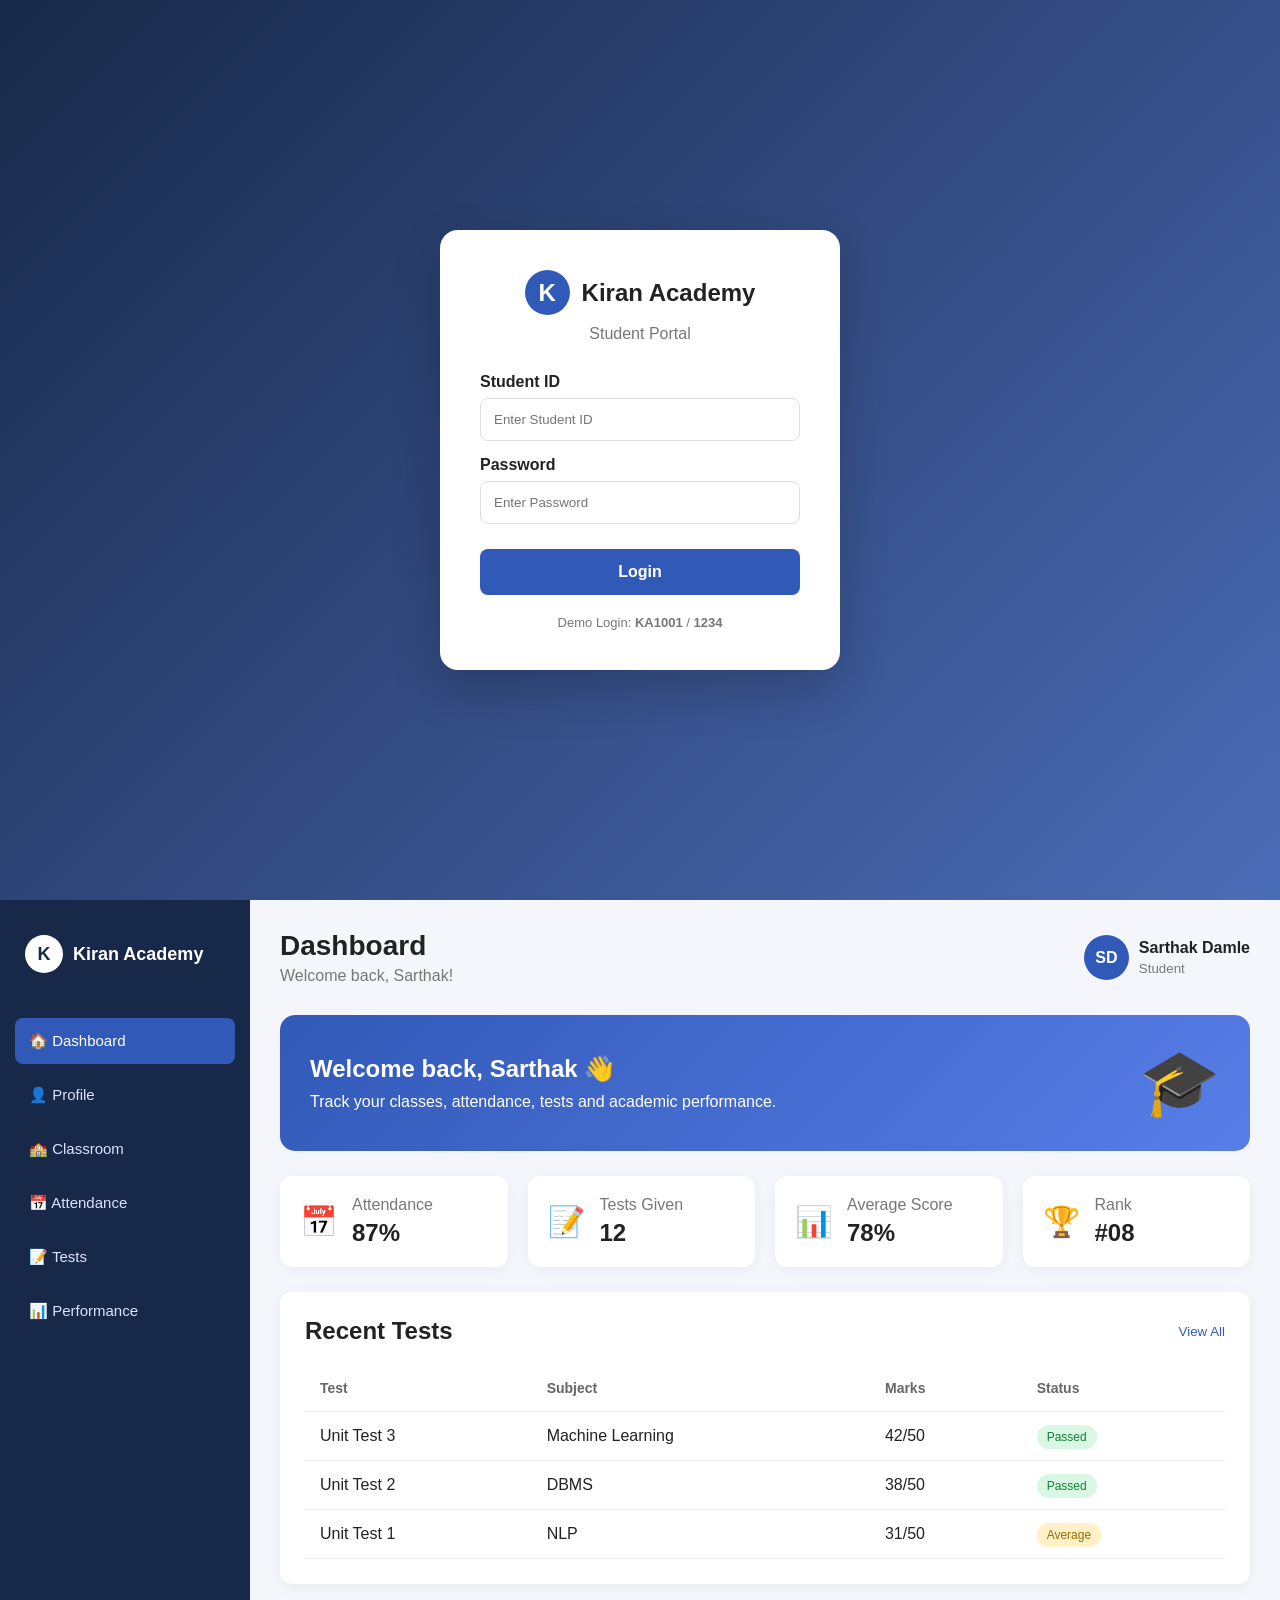
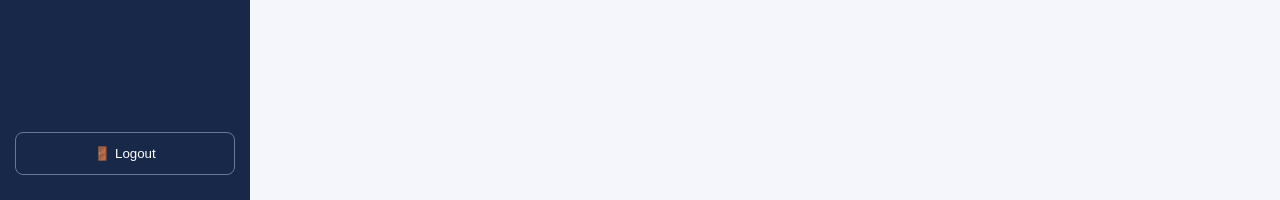
<file: index.html>
<!DOCTYPE html>
<html lang="en">
<head>
    <meta charset="UTF-8">
    <meta name="viewport" content="width=device-width, initial-scale=1.0">

    <title>Kiran Academy Student Portal</title>

    <link rel="stylesheet" href="style.css">
</head>

<body>

    <!-- ================= LOGIN PAGE ================= -->

    <div id="loginPage" class="login-page">

        <div class="login-box">

            <div class="logo">
                <div class="logo-circle">K</div>
                <h1>Kiran Academy</h1>
            </div>

            <p class="login-subtitle">Student Portal</p>

            <form id="loginForm">

                <label>Student ID</label>
                <input
                    type="text"
                    id="studentId"
                    placeholder="Enter Student ID"
                    required
                >

                <label>Password</label>
                <input
                    type="password"
                    id="password"
                    placeholder="Enter Password"
                    required
                >

                <button type="submit">Login</button>

                <p id="loginError" class="error"></p>

            </form>

            <p class="demo">
                Demo Login: <b>KA1001</b> / <b>1234</b>
            </p>

        </div>

    </div>


    <!-- ================= DASHBOARD ================= -->

    <div id="dashboard" class="dashboard hidden">

        <!-- SIDEBAR -->

        <aside class="sidebar">

            <div class="academy-logo">
                <div class="small-logo">K</div>
                <span>Kiran Academy</span>
            </div>

            <nav>

                <button class="nav-btn active" onclick="showSection('home')">
                    🏠 Dashboard
                </button>

                <button class="nav-btn" onclick="showSection('profile')">
                    👤 Profile
                </button>

                <button class="nav-btn" onclick="showSection('classroom')">
                    🏫 Classroom
                </button>

                <button class="nav-btn" onclick="showSection('attendance')">
                    📅 Attendance
                </button>

                <button class="nav-btn" onclick="showSection('tests')">
                    📝 Tests
                </button>

                <button class="nav-btn" onclick="showSection('performance')">
                    📊 Performance
                </button>

            </nav>

            <button class="logout-btn" onclick="logout()">
                🚪 Logout
            </button>

        </aside>


        <!-- MAIN CONTENT -->

        <main class="main-content">

            <!-- HEADER -->

            <header>

                <div>
                    <h2 id="pageTitle">Dashboard</h2>
                    <p>Welcome back, Sarthak!</p>
                </div>

                <div class="student-mini">

                    <div class="avatar">SD</div>

                    <div>
                        <strong>Sarthak Damle</strong>
                        <small>Student</small>
                    </div>

                </div>

            </header>


            <!-- ================= HOME ================= -->

            <section id="home" class="section active-section">

                <div class="welcome-card">

                    <div>
                        <h1>Welcome back, Sarthak 👋</h1>

                        <p>
                            Track your classes, attendance,
                            tests and academic performance.
                        </p>
                    </div>

                    <div class="welcome-icon">
                        🎓
                    </div>

                </div>


                <!-- STATISTICS -->

                <div class="stats">

                    <div class="stat-card">
                        <div class="stat-icon">📅</div>
                        <div>
                            <p>Attendance</p>
                            <h2>87%</h2>
                        </div>
                    </div>

                    <div class="stat-card">
                        <div class="stat-icon">📝</div>
                        <div>
                            <p>Tests Given</p>
                            <h2>12</h2>
                        </div>
                    </div>

                    <div class="stat-card">
                        <div class="stat-icon">📊</div>
                        <div>
                            <p>Average Score</p>
                            <h2>78%</h2>
                        </div>
                    </div>

                    <div class="stat-card">
                        <div class="stat-icon">🏆</div>
                        <div>
                            <p>Rank</p>
                            <h2>#08</h2>
                        </div>
                    </div>

                </div>


                <!-- RECENT TESTS -->

                <div class="content-card">

                    <div class="card-header">
                        <h2>Recent Tests</h2>
                        <button onclick="showSection('tests')">
                            View All
                        </button>
                    </div>

                    <table>

                        <thead>
                            <tr>
                                <th>Test</th>
                                <th>Subject</th>
                                <th>Marks</th>
                                <th>Status</th>
                            </tr>
                        </thead>

                        <tbody>

                            <tr>
                                <td>Unit Test 3</td>
                                <td>Machine Learning</td>
                                <td>42/50</td>
                                <td>
                                    <span class="badge success">
                                        Passed
                                    </span>
                                </td>
                            </tr>

                            <tr>
                                <td>Unit Test 2</td>
                                <td>DBMS</td>
                                <td>38/50</td>
                                <td>
                                    <span class="badge success">
                                        Passed
                                    </span>
                                </td>
                            </tr>

                            <tr>
                                <td>Unit Test 1</td>
                                <td>NLP</td>
                                <td>31/50</td>
                                <td>
                                    <span class="badge warning">
                                        Average
                                    </span>
                                </td>
                            </tr>

                        </tbody>

                    </table>

                </div>

            </section>


            <!-- ================= PROFILE ================= -->

            <section id="profile" class="section">

                <div class="content-card">

                    <h2>Student Profile</h2>

                    <div class="profile">

                        <div class="large-avatar">
                            SD
                        </div>

                        <div class="profile-info">

                            <h2>Sarthak Damle</h2>

                            <p>
                                <b>Student ID:</b> KA1001
                            </p>

                            <p>
                                <b>Course:</b> Artificial Intelligence & Machine Learning
                            </p>

                            <p>
                                <b>Year:</b> Third Year
                            </p>

                            <p>
                                <b>Email:</b> sarthak@example.com
                            </p>

                            <p>
                                <b>Batch:</b> AIML-2026
                            </p>

                        </div>

                    </div>

                </div>

            </section>


            <!-- ================= CLASSROOM ================= -->

            <section id="classroom" class="section">

                <h2 class="section-heading">
                    My Classroom
                </h2>

                <div class="course-grid">

                    <div class="course-card">

                        <div class="course-icon">🤖</div>

                        <h3>Machine Learning</h3>

                        <p>
                            Algorithms, supervised learning,
                            unsupervised learning and model evaluation.
                        </p>

                        <span>Teacher: Prof. Sharma</span>

                        <button>Open Classroom</button>

                    </div>


                    <div class="course-card">

                        <div class="course-icon">🗄️</div>

                        <h3>DBMS</h3>

                        <p>
                            SQL, normalization, transactions,
                            concurrency and database design.
                        </p>

                        <span>Teacher: Prof. Patil</span>

                        <button>Open Classroom</button>

                    </div>


                    <div class="course-card">

                        <div class="course-icon">🧠</div>

                        <h3>Natural Language Processing</h3>

                        <p>
                            NLP, N-grams, language models,
                            POS tagging and PCFG.
                        </p>

                        <span>Teacher: Prof. Deshmukh</span>

                        <button>Open Classroom</button>

                    </div>


                    <div class="course-card">

                        <div class="course-icon">🌐</div>

                        <h3>Web Technology</h3>

                        <p>
                            HTML, CSS, JavaScript and
                            modern web development.
                        </p>

                        <span>Teacher: Prof. Joshi</span>

                        <button>Open Classroom</button>

                    </div>

                </div>

            </section>


            <!-- ================= ATTENDANCE ================= -->

            <section id="attendance" class="section">

                <h2 class="section-heading">
                    Attendance
                </h2>

                <div class="attendance-main">

                    <div class="attendance-circle">

                        <div>
                            <strong>87%</strong>
                            <span>Overall</span>
                        </div>

                    </div>

                    <div class="attendance-details">

                        <h2>Attendance Summary</h2>

                        <p>
                            Total Classes:
                            <b>120</b>
                        </p>

                        <p>
                            Classes Attended:
                            <b>104</b>
                        </p>

                        <p>
                            Classes Missed:
                            <b>16</b>
                        </p>

                    </div>

                </div>


                <div class="content-card">

                    <h2>Subject-wise Attendance</h2>

                    <div class="attendance-row">

                        <span>Machine Learning</span>

                        <div class="progress">
                            <div style="width:92%"></div>
                        </div>

                        <b>92%</b>

                    </div>


                    <div class="attendance-row">

                        <span>DBMS</span>

                        <div class="progress">
                            <div style="width:85%"></div>
                        </div>

                        <b>85%</b>

                    </div>


                    <div class="attendance-row">

                        <span>NLP</span>

                        <div class="progress">
                            <div style="width:82%"></div>
                        </div>

                        <b>82%</b>

                    </div>


                    <div class="attendance-row">

                        <span>Web Technology</span>

                        <div class="progress">
                            <div style="width:90%"></div>
                        </div>

                        <b>90%</b>

                    </div>

                </div>

            </section>


            <!-- ================= TESTS ================= -->

            <section id="tests" class="section">

                <h2 class="section-heading">
                    Tests & Exams
                </h2>

                <div class="content-card">

                    <table>

                        <thead>

                            <tr>
                                <th>Test Name</th>
                                <th>Subject</th>
                                <th>Date</th>
                                <th>Marks</th>
                                <th>Result</th>
                            </tr>

                        </thead>

                        <tbody>

                            <tr>
                                <td>Unit Test 3</td>
                                <td>Machine Learning</td>
                                <td>25 Sep 2026</td>
                                <td>42/50</td>
                                <td>
                                    <span class="badge success">
                                        84%
                                    </span>
                                </td>
                            </tr>

                            <tr>
                                <td>Unit Test 2</td>
                                <td>DBMS</td>
                                <td>18 Sep 2026</td>
                                <td>38/50</td>
                                <td>
                                    <span class="badge success">
                                        76%
                                    </span>
                                </td>
                            </tr>

                            <tr>
                                <td>Unit Test 1</td>
                                <td>NLP</td>
                                <td>10 Sep 2026</td>
                                <td>31/50</td>
                                <td>
                                    <span class="badge warning">
                                        62%
                                    </span>
                                </td>
                            </tr>

                            <tr>
                                <td>Practice Test</td>
                                <td>Web Technology</td>
                                <td>05 Sep 2026</td>
                                <td>45/50</td>
                                <td>
                                    <span class="badge success">
                                        90%
                                    </span>
                                </td>
                            </tr>

                        </tbody>

                    </table>

                </div>

            </section>


            <!-- ================= PERFORMANCE ================= -->

            <section id="performance" class="section">

                <h2 class="section-heading">
                    Performance
                </h2>


                <div class="performance-grid">

                    <div class="performance-card">

                        <h3>Overall Score</h3>

                        <h1>78%</h1>

                        <p>Good Performance</p>

                    </div>


                    <div class="performance-card">

                        <h3>Highest Score</h3>

                        <h1>90%</h1>

                        <p>Web Technology</p>

                    </div>


                    <div class="performance-card">

                        <h3>Tests Completed</h3>

                        <h1>12</h1>

                        <p>Out of 14</p>

                    </div>

                </div>


                <div class="content-card">

                    <h2>Subject Performance</h2>

                    <div class="performance-row">

                        <span>Machine Learning</span>

                        <div class="progress">
                            <div style="width:84%"></div>
                        </div>

                        <b>84%</b>

                    </div>


                    <div class="performance-row">

                        <span>DBMS</span>

                        <div class="progress">
                            <div style="width:76%"></div>
                        </div>

                        <b>76%</b>

                    </div>


                    <div class="performance-row">

                        <span>NLP</span>

                        <div class="progress">
                            <div style="width:62%"></div>
                        </div>

                        <b>62%</b>

                    </div>


                    <div class="performance-row">

                        <span>Web Technology</span>

                        <div class="progress">
                            <div style="width:90%"></div>
                        </div>

                        <b>90%</b>

                    </div>

                </div>

            </section>

        </main>

    </div>


    <script src="design.js"></script>

</body>
</html>
</file>
<file: style.css>
* {
    margin: 0;
    padding: 0;
    box-sizing: border-box;
}

body {
    font-family: Arial, Helvetica, sans-serif;
    background: #f4f6fb;
    color: #222;
}


/* ================= LOGIN ================= */

.login-page {
    min-height: 100vh;

    display: flex;
    justify-content: center;
    align-items: center;

    background: linear-gradient(135deg, #182848, #4b6cb7);
}

.login-box {
    width: 400px;

    background: white;

    padding: 40px;

    border-radius: 18px;

    box-shadow: 0 20px 50px rgba(0,0,0,0.2);

    text-align: center;
}

.logo {
    display: flex;
    justify-content: center;
    align-items: center;
    gap: 12px;
}

.logo-circle {
    width: 45px;
    height: 45px;

    border-radius: 50%;

    background: #3159b7;
    color: white;

    display: flex;
    align-items: center;
    justify-content: center;

    font-size: 24px;
    font-weight: bold;
}

.logo h1 {
    font-size: 24px;
}

.login-subtitle {
    margin: 10px 0 30px;
    color: #777;
}

.login-box form {
    text-align: left;
}

.login-box label {
    display: block;
    margin: 15px 0 7px;
    font-weight: bold;
}

.login-box input {
    width: 100%;

    padding: 13px;

    border: 1px solid #ddd;
    border-radius: 8px;

    outline: none;
}

.login-box input:focus {
    border-color: #3159b7;
}

.login-box button {
    width: 100%;

    padding: 14px;

    margin-top: 25px;

    border: none;
    border-radius: 8px;

    background: #3159b7;
    color: white;

    font-size: 16px;
    font-weight: bold;

    cursor: pointer;
}

.login-box button:hover {
    background: #24469a;
}

.error {
    color: red;
    margin-top: 12px;
}

.demo {
    margin-top: 20px;
    font-size: 13px;
    color: #777;
}


/* ================= DASHBOARD ================= */

.hidden {
    display: none;
}

.dashboard {
    display: flex;
    min-height: 100vh;
}


/* ================= SIDEBAR ================= */

.sidebar {
    width: 250px;

    background: #182848;

    color: white;

    padding: 25px 15px;

    display: flex;
    flex-direction: column;
}

.academy-logo {
    display: flex;
    align-items: center;
    gap: 10px;

    padding: 10px;

    margin-bottom: 35px;

    font-size: 18px;
    font-weight: bold;
}

.small-logo {
    width: 38px;
    height: 38px;

    border-radius: 50%;

    background: white;
    color: #182848;

    display: flex;
    justify-content: center;
    align-items: center;

    font-weight: bold;
}

nav {
    display: flex;
    flex-direction: column;
    gap: 8px;
}

.nav-btn {
    padding: 14px;

    border: none;

    background: transparent;

    color: #dbe3ff;

    text-align: left;

    border-radius: 8px;

    font-size: 15px;

    cursor: pointer;
}

.nav-btn:hover,
.nav-btn.active {
    background: #3159b7;
    color: white;
}

.logout-btn {
    margin-top: auto;

    padding: 13px;

    border: 1px solid #68779c;

    background: transparent;

    color: white;

    border-radius: 8px;

    cursor: pointer;
}


/* ================= MAIN ================= */

.main-content {
    flex: 1;

    padding: 30px;

    overflow-x: auto;
}

header {
    display: flex;

    justify-content: space-between;

    align-items: center;

    margin-bottom: 30px;
}

header h2 {
    font-size: 28px;
}

header p {
    color: #777;
    margin-top: 5px;
}

.student-mini {
    display: flex;
    align-items: center;
    gap: 10px;
}

.student-mini small {
    display: block;
    color: #777;
    margin-top: 4px;
}

.avatar {
    width: 45px;
    height: 45px;

    border-radius: 50%;

    background: #3159b7;
    color: white;

    display: flex;
    align-items: center;
    justify-content: center;

    font-weight: bold;
}


/* ================= SECTIONS ================= */

.section {
    display: none;
}

.active-section {
    display: block;
}

.section-heading {
    margin-bottom: 20px;
}


/* ================= WELCOME ================= */

.welcome-card {
    background: linear-gradient(135deg, #3159b7, #587ee8);

    color: white;

    padding: 30px;

    border-radius: 15px;

    display: flex;

    justify-content: space-between;

    align-items: center;

    margin-bottom: 25px;
}

.welcome-card h1 {
    margin-bottom: 10px;
}

.welcome-icon {
    font-size: 65px;
}


/* ================= STATS ================= */

.stats {
    display: grid;

    grid-template-columns: repeat(4, 1fr);

    gap: 20px;

    margin-bottom: 25px;
}

.stat-card {
    background: white;

    padding: 20px;

    border-radius: 12px;

    display: flex;

    align-items: center;

    gap: 15px;

    box-shadow: 0 3px 15px rgba(0,0,0,0.05);
}

.stat-icon {
    font-size: 30px;
}

.stat-card p {
    color: #777;
    margin-bottom: 5px;
}


/* ================= CARDS ================= */

.content-card {
    background: white;

    padding: 25px;

    border-radius: 12px;

    margin-bottom: 25px;

    box-shadow: 0 3px 15px rgba(0,0,0,0.05);
}

.card-header {
    display: flex;

    justify-content: space-between;

    align-items: center;

    margin-bottom: 20px;
}

.card-header button {
    border: none;

    background: none;

    color: #3159b7;

    cursor: pointer;
}


/* ================= TABLE ================= */

table {
    width: 100%;

    border-collapse: collapse;
}

th,
td {
    padding: 15px;

    text-align: left;

    border-bottom: 1px solid #eee;
}

th {
    color: #666;
    font-size: 14px;
}

.badge {
    padding: 5px 10px;

    border-radius: 20px;

    font-size: 12px;
}

.success {
    background: #d9f7e3;
    color: #16803b;
}

.warning {
    background: #fff0c7;
    color: #986c00;
}


/* ================= PROFILE ================= */

.profile {
    display: flex;

    align-items: center;

    gap: 40px;

    margin-top: 30px;
}

.large-avatar {
    width: 130px;
    height: 130px;

    border-radius: 50%;

    background: #3159b7;

    color: white;

    display: flex;

    align-items: center;
    justify-content: center;

    font-size: 40px;
    font-weight: bold;
}

.profile-info p {
    margin-top: 12px;
    color: #666;
}


/* ================= COURSES ================= */

.course-grid {
    display: grid;

    grid-template-columns: repeat(2, 1fr);

    gap: 20px;
}

.course-card {
    background: white;

    padding: 25px;

    border-radius: 12px;

    box-shadow: 0 3px 15px rgba(0,0,0,0.05);
}

.course-icon {
    font-size: 35px;

    margin-bottom: 15px;
}

.course-card h3 {
    margin-bottom: 10px;
}

.course-card p {
    color: #666;

    line-height: 1.6;

    margin-bottom: 15px;
}

.course-card span {
    font-size: 13px;
    color: #777;
}

.course-card button {
    display: block;

    margin-top: 20px;

    padding: 10px 15px;

    background: #3159b7;

    color: white;

    border: none;

    border-radius: 6px;

    cursor: pointer;
}


/* ================= ATTENDANCE ================= */

.attendance-main {
    background: white;

    padding: 30px;

    border-radius: 12px;

    display: flex;

    align-items: center;

    gap: 50px;

    margin-bottom: 25px;
}

.attendance-circle {
    width: 180px;
    height: 180px;

    border-radius: 50%;

    background: conic-gradient(
        #3159b7 87%,
        #e6e9f0 87%
    );

    display: flex;

    align-items: center;
    justify-content: center;
}

.attendance-circle > div {
    width: 140px;
    height: 140px;

    background: white;

    border-radius: 50%;

    display: flex;

    flex-direction: column;

    justify-content: center;
    align-items: center;
}

.attendance-circle strong {
    font-size: 35px;
}

.attendance-circle span {
    color: #777;
}

.attendance-details p {
    margin-top: 12px;
    color: #666;
}


/* ================= PROGRESS ================= */

.attendance-row,
.performance-row {
    display: grid;

    grid-template-columns: 180px 1fr 60px;

    gap: 15px;

    align-items: center;

    margin-top: 20px;
}

.progress {
    height: 10px;

    background: #e8ebf2;

    border-radius: 10px;

    overflow: hidden;
}

.progress div {
    height: 100%;

    background: #3159b7;

    border-radius: 10px;
}


/* ================= PERFORMANCE ================= */

.performance-grid {
    display: grid;

    grid-template-columns: repeat(3, 1fr);

    gap: 20px;

    margin-bottom: 25px;
}

.performance-card {
    background: white;

    padding: 25px;

    border-radius: 12px;

    box-shadow: 0 3px 15px rgba(0,0,0,0.05);
}

.performance-card h1 {
    margin: 15px 0;

    font-size: 35px;

    color: #3159b7;
}

.performance-card p {
    color: #777;
}


/* ================= RESPONSIVE ================= */

@media(max-width: 900px) {

    .sidebar {
        width: 200px;
    }

    .stats {
        grid-template-columns: repeat(2, 1fr);
    }

    .course-grid {
        grid-template-columns: 1fr;
    }

    .performance-grid {
        grid-template-columns: 1fr;
    }

}


@media(max-width: 650px) {

    .sidebar {
        width: 70px;
        padding: 15px 8px;
    }

    .academy-logo span,
    .nav-btn {
        font-size: 0;
    }

    .nav-btn {
        text-align: center;
    }

    .main-content {
        padding: 15px;
    }

    .student-mini div:not(.avatar) {
        display: none;
    }

    .stats {
        grid-template-columns: 1fr;
    }

    .attendance-main {
        flex-direction: column;
    }

}
</file>
